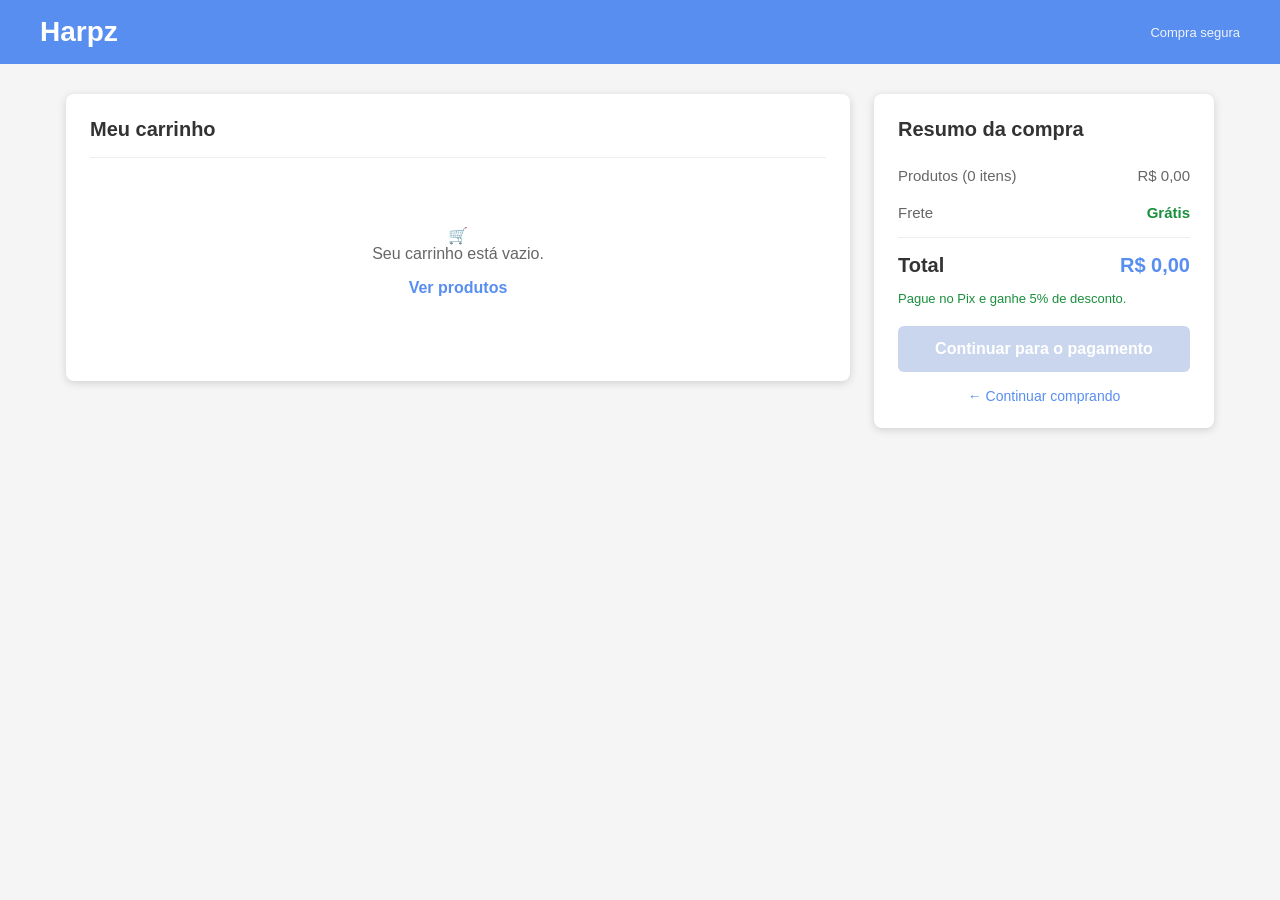
<file: carrinho.html>
<!DOCTYPE html>
<html lang="pt-br">
<head>
    <meta charset="UTF-8">
    <meta name="viewport" content="width=device-width, initial-scale=1.0">
    <title>Carrinho | Harpz</title>
    <link rel="stylesheet" href="carrinho.css">
</head>
<body>

    <header class="topo">
        <div class="topo-principal">
            <a href="index.html" class="logo">Harpz</a>
            <span class="promo">Compra segura</span>
        </div>
    </header>

    <main class="checkout">

        <section class="bloco">
            <div class="cabecalho-lista">
                <h2>Meu carrinho</h2>
                <button type="button" id="btn-limpar" class="btn-texto" hidden>Esvaziar carrinho</button>
            </div>
            <div id="itens"></div>
        </section>

        <aside class="resumo">
            <h2>Resumo da compra</h2>

            <ul class="totais">
                <li><span id="rotulo-produtos">Produtos</span> <span id="subtotal">R$ 0,00</span></li>
                <li><span>Frete</span> <span class="verde">Grátis</span></li>
                <li class="total"><span>Total</span> <span id="total">R$ 0,00</span></li>
            </ul>
            <p class="dica-pix">Pague no Pix e ganhe 5% de desconto.</p>

            <a href="pagamento.html" id="btn-continuar" class="btn-finalizar desativado">Continuar para o pagamento</a>
            <a href="index.html" class="link-voltar">← Continuar comprando</a>
        </aside>

    </main>
    <script src="carrinho.js"></script>
</body>
</html>
</file>
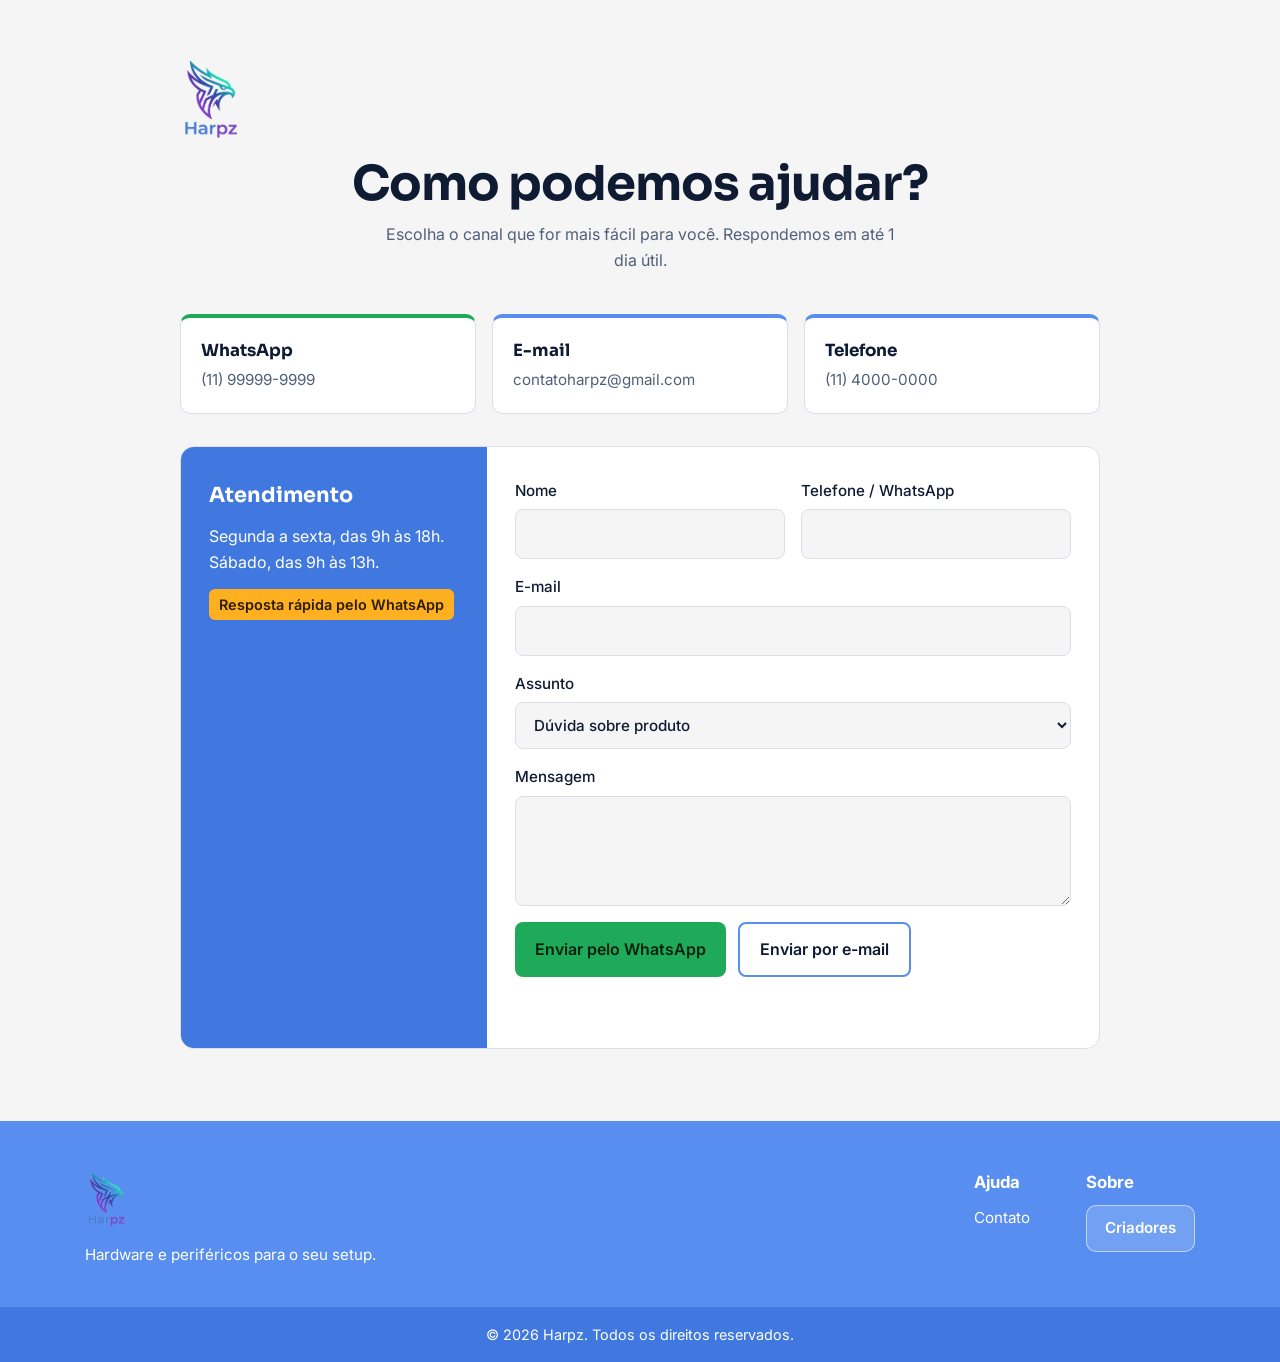
<file: contato.html>
<!DOCTYPE html>
<html lang="pt-BR">
<head>
<meta charset="utf-8">
<meta name="viewport" content="width=device-width, initial-scale=1">
<title>Contato</title>
<link rel="preconnect" href="https://fonts.googleapis.com">
<link rel="preconnect" href="https://fonts.gstatic.com" crossorigin>
<link href="https://fonts.googleapis.com/css2?family=Sora:wght@500;700&family=Inter:wght@400;500;600&display=swap" rel="stylesheet">
<link rel="stylesheet" href="contato.css">
</head>
<body>
<div class="wrap">
  <a class="logo" href="index.html" aria-label="Harpz - página inicial"><img src="imagens/harpz-logo.png" alt="Harpz" width="59" height="86"></a>
  <header>
    <h1>Como podemos ajudar?</h1>
    <p>Escolha o canal que for mais fácil para você. Respondemos em até 1 dia útil.</p>
  </header>

  <div class="channels">
    <!-- TROQUE 5511999999999 pelo seu número (código do país + DDD + número) -->
    <a class="ch wa" href="https://wa.me/5511999999999" target="_blank" rel="noopener"><b>WhatsApp</b><span>(11) 99999-9999</span></a>
    <a class="ch" href="mailto:contato@seusite.com.br"><b>E-mail</b><span>contatoharpz@gmail.com</span></a>
    <a class="ch" href="tel:+551140000000"><b>Telefone</b><span>(11) 4000-0000</span></a>
  </div>

  <div class="panel">
    <aside>
      <h2>Atendimento</h2>
      <p>Segunda a sexta, das 9h às 18h.<br>Sábado, das 9h às 13h.</p>
      <p><span class="tag">Resposta rápida pelo WhatsApp</span></p>
    </aside>

    <form id="f" novalidate>
      <div class="row">
        <label>Nome<input name="nome" autocomplete="name" required></label>
        <label>Telefone / WhatsApp<input name="tel" type="tel" autocomplete="tel" required></label>
      </div>
      <label>E-mail<input name="email" type="email" autocomplete="email" required></label>
      <label>Assunto
        <select name="assunto">
          <option>Dúvida sobre produto</option>
          <option>Acompanhar pedido</option>
          <option>Troca ou devolução</option>
          <option>Orçamento para atacado</option>
          <option>Outro</option>
        </select>
      </label>
      <label>Mensagem<textarea name="msg" required></textarea></label>
      <div class="actions">
        <button type="button" class="b-wa" data-via="wa">Enviar pelo WhatsApp</button>
        <button type="button" class="b-mail" data-via="mail">Enviar por e-mail</button>
      </div>
      <p id="msg" role="status" aria-live="polite"></p>
    </form>
  </div>
</div>

<footer class="rodape">
  <div class="rodape-main">
    <div class="rodape-marca">
      <a href="index.html" aria-label="Harpz - página inicial"><img src="imagens/harpz-logo.png" alt="Harpz" width="41" height="60"></a>
      <p>Hardware e periféricos para o seu setup.</p>
    </div>
    <nav class="rodape-cols" aria-label="Rodapé">
      <div>
        <h2>Ajuda</h2>
        <a href="contato.html">Contato</a>
      </div>
      <div>
        <h2>Sobre</h2>
        <button type="button" class="card-criadores" id="abrir-criadores" aria-haspopup="dialog">Criadores</button>
      </div>
    </nav>
  </div>
  <div class="rodape-copy">© <span id="ano">2026</span> Harpz. Todos os direitos reservados.</div>
</footer>

<dialog id="criadores" aria-labelledby="criadores-titulo">
  <div class="modal-card">
    <button type="button" class="fechar" id="fechar-criadores" aria-label="Fechar">×</button>
    <h2 id="criadores-titulo">Criadores</h2>
    <p class="modal-sub">As pessoas por trás do site da Harpz.</p>
    <!-- TROQUE os nomes, funções e iniciais abaixo pelos dos criadores reais -->
    <ul class="lista-criadores">
      <li><span class="avatar">FJ</span><div><b>Flavio Lima da Silva Lou Junior</b><span>Desenvolvimento</span></div></li>
      <li><span class="avatar">VF</span><div><b>Vinicius Ferreira Padilha</b><span>Design</span></div></li>
       <li><span class="avatar">EJ</span><div><b>Eric Jose Almeida Cavalcante</b><span>Design</span></div></li>
      <li><span class="avatar">BS</span><div><b>Bruna Bessera</b><span>Conteúdo e vendas</span></div></li>
    </ul>
  </div>
</dialog>

<script src="contato.js"></script>
</body>
</html>
</file>
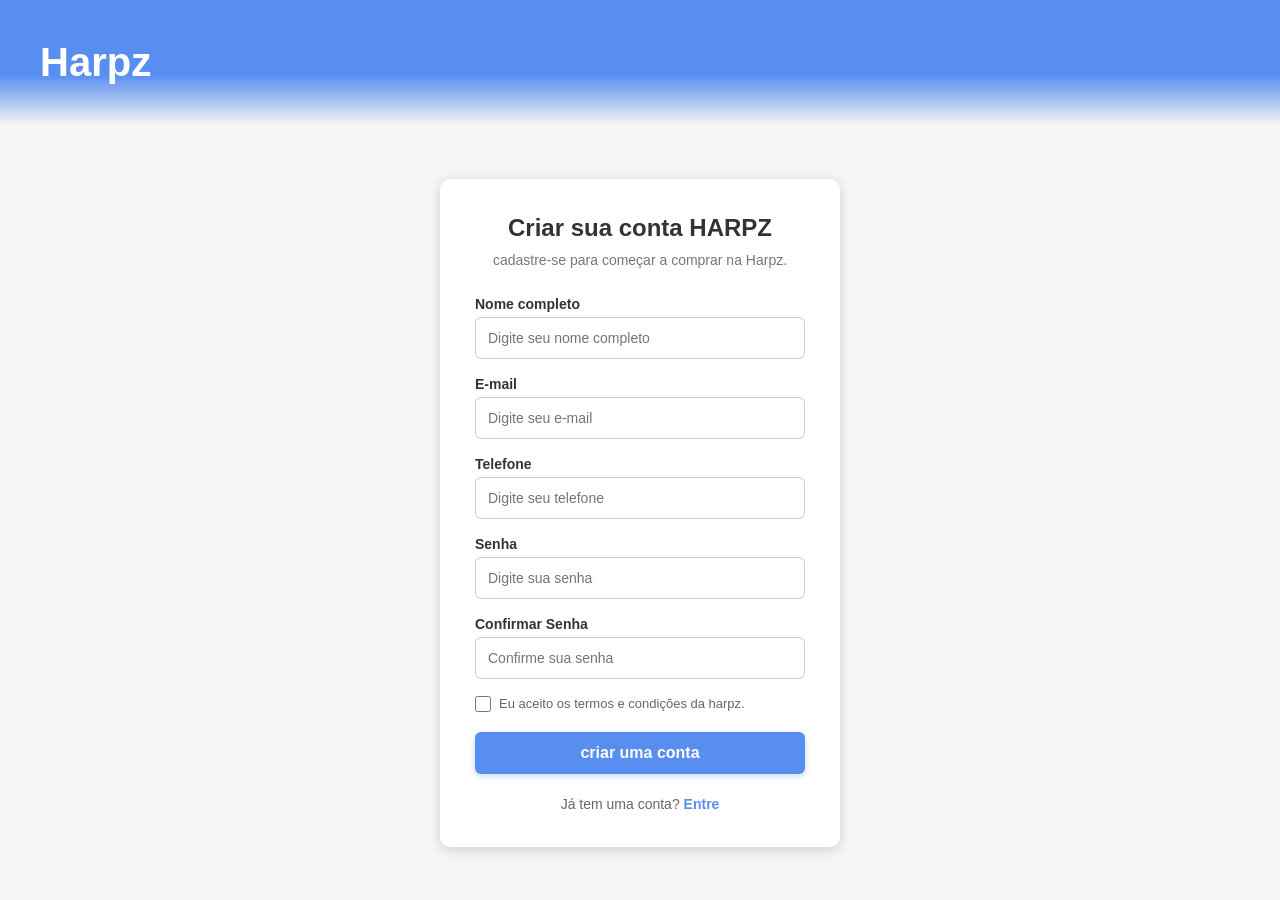
<file: login.html>
<!DOCTYPE html>
<html lang="en">
<head>
    <meta charset="UTF-8">
    <meta name="viewport" content="width=device-width, initial-scale=1.0">
    <title>CADASTRO</title>
    <link rel="stylesheet" href="login.css">
</head>
<body>
    <header class="topo">

        <a href="index.html" class="logo">Harpz</a>

    </header>

    <main class="area-cadastro">

        <section class="caixa-cadastro">
            <h1>Criar sua conta HARPZ</h1>

            <p class="subtitulo">
                cadastre-se para começar a comprar na Harpz.
            </p>

            <form id="formCadastro"> 
                <div class="campo">
                    <label for="nome">Nome completo</label>
                    <input type="text" id="nome" name="nome" placeholder="Digite seu nome completo" required>

                </div>

                <div class="campo">
                    <label for="email">E-mail</label>
                    <input type="email" id="email" name="email" placeholder="Digite seu e-mail" required>
                </div>

                <div class="campo">
                    <label for="telefone">Telefone</label>
                    <input type="tel" id="telefone" name="telefone" placeholder="Digite seu telefone" required>
                </div>

                <div class="campo">
                    <label for="senha">Senha</label>
                    <input type="password" id="senha" name="senha" placeholder="Digite sua senha" required>
                </div>

                <div class="campo">
                    <label for="confirmarSenha">Confirmar Senha</label>
                    <input type="password" id="confirmarSenha" name="confirmarSenha" placeholder="Confirme sua senha" required>
                </div>

                <div class="termos">
                    <input type="checkbox" id="termos" name="termos" required>
                    <label for="termos">Eu aceito os termos e condições da harpz.</label>
                </div>

                <button type="submit" class="btn-cadastrar">
                    criar uma conta
                </button>

            </form>

            <p class="login">
                Já tem uma conta?
                <a href="index.html">Entre</a>
            </p>
                
        </section>

    </main>
    
</body>
</html>
</file>
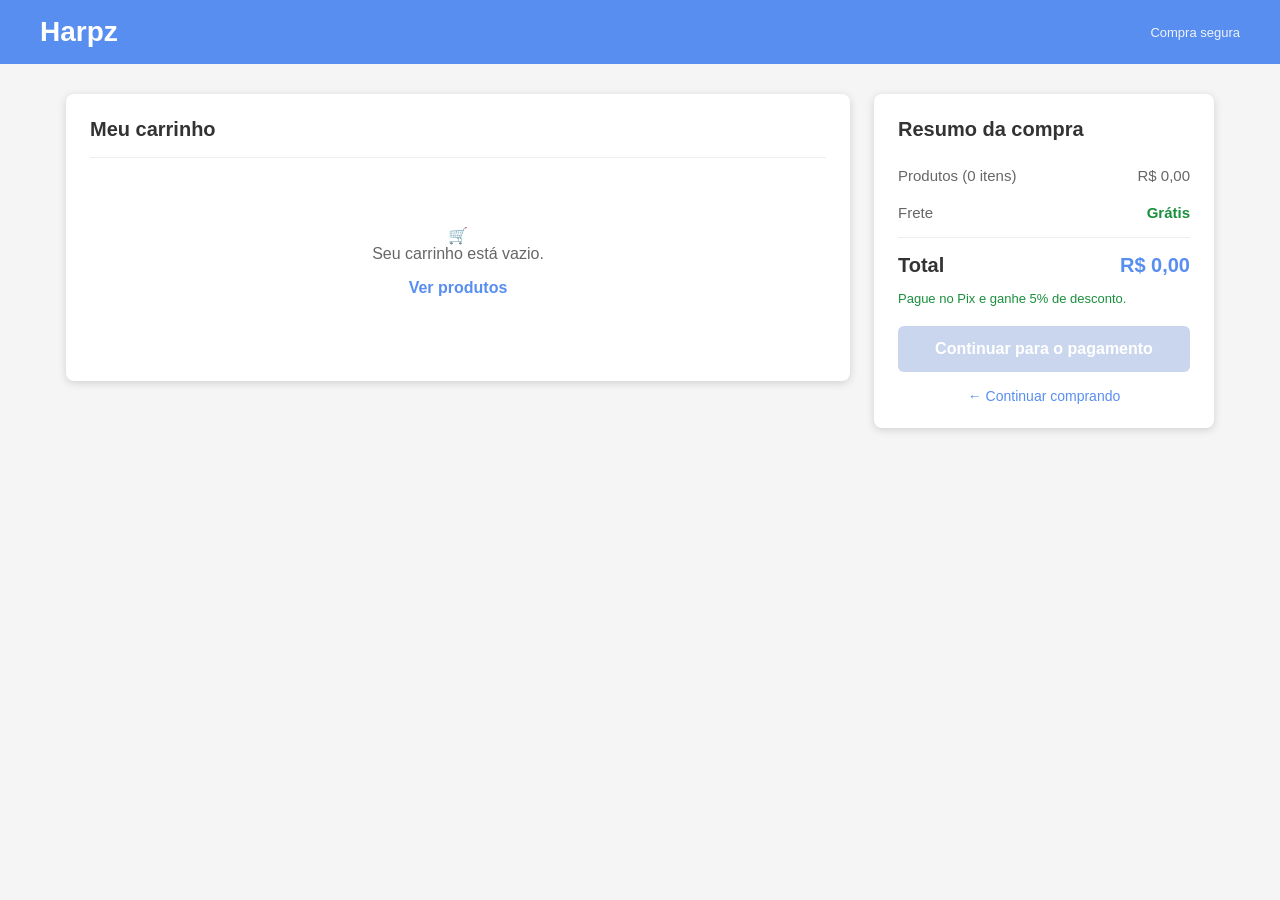
<file: pagamento.html>
<!DOCTYPE html>
<html lang="pt-br">
<head>
    <meta charset="UTF-8">
    <meta name="viewport" content="width=device-width, initial-scale=1.0">
    <title>Pagamento | Harpz</title>
    <!-- <link rel="stylesheet" href="index.css"> -->
    <link rel="stylesheet" href="pagamento.css">
</head>
<body>

    <header class="topo">
        <div class="topo-principal">
            <a href="index.html" class="logo">Harpz</a>
            <span class="promo"> Compra segura</span>
        </div>
    </header>

    <main class="checkout">

        <form id="form-pagamento" class="checkout-form">

            <section class="bloco" id="etapa-1">
                <h2>1. Seus dados</h2>
                <div class="campos">
                    <label>Nome completo
                        <input type="text" name="nome" minlength="2" required>
                    </label>
                    <label>CPF
                        <input type="text" name="cpf" inputmode="numeric" maxlength="14" placeholder="000.000.000-00"
                               pattern="\d{3}\.\d{3}\.\d{3}-\d{2}" title="Use o formato 000.000.000-00" required>
                    </label>
                    <label>E-mail
                        <input type="email" name="email" required>
                    </label>
                    <label>Telefone
                        <input type="tel" name="telefone" placeholder="(11) 90000-0000"
                               pattern="\(\d{2}\) \d{5}-\d{3,4}" title="Use o formato (11) 90000-0000" required>
                    </label>
                </div>
            </section>

            <section class="bloco" id="etapa-2" hidden>
                <h2>2. Endereço de entrega</h2>
                <div class="campos">
                    <label>CEP
                        <input type="text" name="cep" inputmode="numeric" maxlength="9" placeholder="00000-000"
                               pattern="\d{5}-\d{3}" title="Use o formato 00000-000" required>
                    </label>
                    <label>Rua
                        <input type="text" name="rua" minlength="2" required>
                    </label>
                    <label>Número
                        <input type="text" name="numero" required>
                    </label>
                    <label>Cidade
                        <input type="text" name="cidade" minlength="2" required>
                    </label>
                </div>
            </section>

            <section class="bloco" id="etapa-3" hidden>
                <h2>3. Forma de pagamento</h2>

                <div class="metodos">
                    <label class="metodo">
                        <input type="radio" name="metodo" value="pix"> Pix
                    </label>
                    <label class="metodo">
                        <input type="radio" name="metodo" value="cartao"> Cartão
                    </label>
                    <label class="metodo">
                        <input type="radio" name="metodo" value="boleto"> Boleto
                    </label>
                </div>

                <div id="painel-pix" class="painel" hidden>
                    <p>Ao finalizar, vamos gerar um QR Code para você pagar no app do seu banco.</p>
                    <p class="destaque">5% de desconto no Pix</p>
                </div>

                <div id="painel-cartao" class="painel" hidden>
                    <div class="campos">
                        <label class="largo">Número do cartão
                            <input type="text" id="cartao-numero" inputmode="numeric" maxlength="19" placeholder="0000 0000 0000 0000">
                        </label>
                        <label class="largo">Nome impresso no cartão
                            <input type="text" id="cartao-nome">
                        </label>
                        <label>Validade
                            <input type="text" id="cartao-validade" maxlength="5" placeholder="MM/AA">
                        </label>
                        <label>CVV
                            <input type="text" id="cartao-cvv" inputmode="numeric" maxlength="4" placeholder="000">
                        </label>
                        <label class="largo">Parcelas
                            <select id="parcelas"></select>
                        </label>
                    </div>
                </div>

                <div id="painel-boleto" class="painel" hidden>
                    <p>O boleto será gerado ao finalizar e vence em 3 dias úteis. O pedido é enviado após a confirmação do pagamento.</p>
                </div>
            </section>

            <button type="submit" id="btn-finalizar" class="btn-finalizar" hidden>Finalizar compra</button>
            <p id="mensagem" class="mensagem" hidden></p>
        </form>
        <aside class="resumo">
            <h2>Resumo do pedido</h2>

            <div id="lista-produtos"></div>

            <ul class="totais">
                <li><span>Subtotal</span> <span id="subtotal">R$ 0,00</span></li>
                <li><span>Frete</span> <span class="verde">Grátis</span></li>
                <li id="linha-desconto" hidden><span>Desconto Pix (5%)</span> <span class="verde" id="desconto"></span></li>
                <li class="total"><span>Total</span> <span id="total">R$ 0,00</span></li>
            </ul>
        </aside>

    </main>

    <script src="pagamento.js"></script>
</body>
</html>
</file>
<file: carrinho.css>
/* ---------- Reset e variáveis (iguais ao CSS principal) ---------- */
* {
    margin: 0;
    padding: 0;
    box-sizing: border-box;
    font-family: Arial, sans-serif;
}

:root {
    --azul: #588EF0;
    --azul-escuro: #4078df;
    --fundo: #f5f5f5;
    --verde: #1a8f3c;
    --vermelho: #d93025;
}

body {
    background: var(--fundo);
    min-height: 100vh;
}

/* ---------- Barra superior ---------- */
.topo {
    background: var(--azul);
    color: white;
    padding: 16px 40px;
}

.topo-principal {
    display: flex;
    align-items: center;
    justify-content: space-between;
    gap: 30px;
}

.logo {
    color: white;
    font-size: 28px;
    font-weight: bold;
    text-decoration: none;
}

.logo img {
    height: 60px;
    width: auto;
    display: block;
}

.promo {
    font-size: 13px;
    white-space: nowrap;
    opacity: 0.9;
}

/* ---------- Layout do checkout ---------- */
.checkout {
    display: flex;
    align-items: flex-start;
    gap: 24px;
    max-width: 1180px;
    margin: 30px auto;
    padding: 0 16px;
}

.bloco {
    flex: 1;
    background: white;
    border-radius: 8px;
    padding: 24px;
    box-shadow: 0 2px 8px rgba(0, 0, 0, 0.15);
}

.bloco h2,
.resumo h2 {
    font-size: 20px;
    color: #333;
}

.cabecalho-lista {
    display: flex;
    justify-content: space-between;
    align-items: center;
    padding-bottom: 16px;
    margin-bottom: 8px;
    border-bottom: 1px solid #eee;
}

/* Botão de texto (esvaziar carrinho) */
.btn-texto {
    border: none;
    background: none;
    color: var(--azul);
    font-size: 14px;
    cursor: pointer;
}

.btn-texto:hover {
    color: var(--azul-escuro);
    text-decoration: underline;
}

.btn-texto[hidden] {
    display: none;
}

/* ---------- Itens do carrinho (gerados pelo carrinho.js) ---------- */
.item {
    display: flex;
    align-items: center;
    gap: 20px;
    padding: 20px 0;
    border-bottom: 1px solid #eee;
}

.item:last-child {
    border-bottom: none;
}

.item-imagem,
.item img {
    width: 90px;
    height: 90px;
    object-fit: contain;
    flex-shrink: 0;
}

.item-info {
    flex: 1;
    min-width: 0;
}

.item-info h3,
.item-nome {
    font-size: 16px;
    color: #333;
    margin-bottom: 6px;
}

.item-info p,
.item-descricao {
    font-size: 14px;
    color: #666;
}

.item-preco {
    min-width: 100px;
    text-align: right;
    font-size: 18px;
    font-weight: bold;
    color: #333;
}

/* Controle de quantidade (mesmo visual do modal) */
.item-quantidade,
.quantidade {
    display: flex;
    align-items: center;
    gap: 12px;
}

.item-quantidade button,
.quantidade button {
    width: 32px;
    height: 32px;
    border: none;
    border-radius: 5px;
    background: #eee;
    font-size: 18px;
    cursor: pointer;
}

.item-quantidade button:hover,
.quantidade button:hover {
    background: #ddd;
}

.item-quantidade span,
.quantidade span {
    min-width: 20px;
    text-align: center;
    font-weight: bold;
}

/* Remover item */
.btn-remover {
    border: none;
    background: none;
    color: #999;
    font-size: 22px;
    line-height: 1;
    cursor: pointer;
}

.btn-remover:hover {
    color: var(--vermelho);
}

/* Carrinho vazio */
.vazio {
    padding: 60px 20px;
    text-align: center;
    color: #666;
}

.vazio h3 {
    margin-bottom: 8px;
    color: #333;
}

.vazio a {
    display: inline-block;
    margin-top: 16px;
    color: var(--azul);
    text-decoration: none;
    font-weight: bold;
}

.vazio a:hover {
    text-decoration: underline;
}

/* ---------- Resumo da compra ---------- */
.resumo {
    width: 340px;
    flex-shrink: 0;
    background: white;
    border-radius: 8px;
    padding: 24px;
    box-shadow: 0 2px 8px rgba(0, 0, 0, 0.15);
    position: sticky;
    top: 20px;
}

.totais {
    list-style: none;
    margin-top: 16px;
}

.totais li {
    display: flex;
    justify-content: space-between;
    padding: 10px 0;
    font-size: 15px;
    color: #666;
}

.totais .verde {
    color: var(--verde);
    font-weight: bold;
}

.totais .total {
    margin-top: 6px;
    padding-top: 16px;
    border-top: 1px solid #eee;
    font-size: 20px;
    font-weight: bold;
    color: #333;
}

.totais .total span:last-child {
    color: var(--azul);
}

.dica-pix {
    margin: 4px 0 20px;
    font-size: 13px;
    color: var(--verde);
}

/* Botão de finalizar (mesmo estilo do .btn-comprar) */
.btn-finalizar {
    display: block;
    width: 100%;
    padding: 14px;
    border-radius: 6px;
    background: var(--azul);
    color: white;
    font-size: 16px;
    font-weight: bold;
    text-align: center;
    text-decoration: none;
    transition: background 0.2s;
}

.btn-finalizar:hover {
    background: var(--azul-escuro);
}

.btn-finalizar:focus-visible {
    outline: 2px solid var(--azul-escuro);
    outline-offset: 2px;
}

/* Desativado quando o carrinho está vazio */
.btn-finalizar.desativado {
    background: #c9d6ee;
    pointer-events: none;
    cursor: not-allowed;
}

.link-voltar {
    display: block;
    margin-top: 16px;
    text-align: center;
    font-size: 14px;
    color: var(--azul);
    text-decoration: none;
}

.link-voltar:hover {
    text-decoration: underline;
}

/* ---------- Responsivo ---------- */
@media (max-width: 768px) {
    .topo {
        padding: 12px 16px;
    }

    .checkout {
        flex-direction: column;
        margin: 20px auto;
    }

    .bloco,
    .resumo {
        width: 100%;
    }

    .resumo {
        position: static;
    }

    .item {
        flex-wrap: wrap;
        gap: 12px;
    }

    .item-preco {
        text-align: left;
    }
}
</file>
<file: contato.css>
:root{
  --azul:#588EF0;
  --azul-escuro:#4078df;
  --fundo:#f5f5f5;
  --bg:var(--fundo); --surface:#ffffff; --ink:#0e1b33; --muted:#51607a; --line:#dcdfe6;
  --brand:var(--azul); --brand-strong:var(--azul-escuro); --brand-ink:#ffffff;
  --accent:#ffb020; --wa:#1faa59; --err:#b3261e;
  --display:'Sora',system-ui,sans-serif; --body:'Inter',system-ui,sans-serif;
}
@media (prefers-color-scheme:dark){
  :root:not([data-theme="light"]){
    --bg:#0b1120; --surface:#131b30; --ink:#eaf0ff; --muted:#9aa8c6; --line:#243050;
    --brand:#588EF0; --brand-strong:#4078df; --brand-ink:#ffffff; --accent:#ffc247; --wa:#2fcf72; --err:#ff8a80;
  }
}
*{box-sizing:border-box}
html{scroll-padding-top:env(safe-area-inset-top,0px)}
body{margin:0;background:var(--bg);color:var(--ink);font-family:var(--body);line-height:1.6;
  padding-top:env(safe-area-inset-top,0px);min-height:100vh;min-height:100dvh;display:flex;flex-direction:column}
.wrap{width:100%;flex:1}
.wrap{max-width:960px;margin:0 auto;padding:56px 20px 72px}
header{text-align:center;margin-bottom:40px}
h1{font-family:var(--display);font-weight:700;font-size:clamp(2rem,5vw,3rem);line-height:1.1;margin:0 0 12px;letter-spacing:-.02em}
header p{color:var(--muted);margin:0 auto;max-width:52ch}
.channels{display:grid;gap:16px;grid-template-columns:repeat(3,1fr);margin-bottom:32px}
@media (max-width:760px){.channels{grid-template-columns:1fr}}
.ch{display:grid;gap:4px;background:var(--surface);border:1px solid var(--line);border-top:4px solid var(--brand);
  border-radius:10px;padding:20px;text-decoration:none;color:inherit}
.ch.wa{border-top-color:var(--wa)}
.ch b{font-family:var(--display);font-size:1.05rem}
.ch span{color:var(--muted);font-size:.95rem}
.ch:hover{border-color:var(--brand)}
.ch:focus-visible,button:focus-visible,input:focus-visible,textarea:focus-visible,select:focus-visible{outline:3px solid var(--brand);outline-offset:3px}
.panel{display:grid;grid-template-columns:1fr 2fr;background:var(--surface);border:1px solid var(--line);border-radius:14px;overflow:hidden}
@media (max-width:760px){.panel{grid-template-columns:1fr}}
aside{background:var(--brand-strong);color:var(--brand-ink);padding:32px 28px}
aside h2{font-family:var(--display);font-size:1.3rem;margin:0 0 12px}
aside p{margin:0 0 14px}
aside .tag{display:inline-block;background:var(--accent);color:#2a1d00;font-weight:600;border-radius:6px;padding:4px 10px;font-size:.9rem}
form{padding:32px 28px;display:grid;gap:16px}
label{display:grid;gap:6px;font-weight:500;font-size:.95rem}
input,textarea,select{font:inherit;color:var(--ink);background:var(--bg);border:1px solid var(--line);border-radius:8px;padding:12px 14px;width:100%}
textarea{min-height:110px;resize:vertical}
.row{display:grid;gap:16px;grid-template-columns:1fr 1fr}
@media (max-width:520px){.row{grid-template-columns:1fr}}
.actions{display:flex;gap:12px;flex-wrap:wrap}
button{font:inherit;font-weight:600;border:0;border-radius:8px;padding:13px 20px;cursor:pointer}
button:hover{filter:brightness(1.07)}
.b-wa{background:var(--wa);color:#06220f}
.b-mail{background:transparent;color:var(--ink);border:2px solid var(--brand)}
#msg{min-height:1.4em;margin:0;font-weight:500}
#msg.err{color:var(--err)}

.logo{display:inline-block;margin-bottom:8px}
.logo img{display:block;height:86px;width:auto}
@media (max-width:520px){.logo img{height:68px}}

/* ---------- Rodapé ---------- */
.rodape{background:var(--brand);color:#fff}
.rodape-main{max-width:1150px;margin:0 auto;padding:48px 20px 40px;display:flex;justify-content:space-between;gap:32px;flex-wrap:wrap}
.rodape-marca img{display:block;height:60px;width:auto;margin-bottom:14px}
.rodape-marca p{margin:0;font-size:.95rem}
.rodape-cols{display:flex;gap:56px;flex-wrap:wrap}
.rodape h2{font-family:var(--body);font-size:1.05rem;font-weight:700;margin:0 0 10px;color:#fff}
.rodape a{color:#fff;text-decoration:none;font-size:.95rem}
.rodape a:hover{text-decoration:underline}
.rodape a:focus-visible,.card-criadores:focus-visible,.fechar:focus-visible{outline:3px solid #fff;outline-offset:3px}
.card-criadores{font:inherit;font-size:.95rem;font-weight:600;color:#fff;background:rgba(255,255,255,.16);
  border:1px solid rgba(255,255,255,.55);border-radius:10px;padding:10px 18px;cursor:pointer}
.card-criadores:hover{background:rgba(255,255,255,.28)}
.rodape-copy{background:var(--brand-strong);text-align:center;font-size:.9rem;
  padding:16px 20px calc(16px + env(safe-area-inset-bottom,0px))}

/* ---------- Card dos criadores ---------- */
dialog{border:0;padding:0;background:transparent;max-width:none;color:var(--ink)}
dialog::backdrop{background:rgba(14,27,51,.6)}
.modal-card{position:relative;width:min(440px,90vw);background:var(--surface);border:1px solid var(--line);border-radius:14px;padding:28px}
.modal-card h2{font-family:var(--display);font-size:1.4rem;margin:0 0 4px}
.modal-sub{margin:0 0 20px;color:var(--muted)}
.fechar{position:absolute;top:12px;right:12px;width:36px;height:36px;border-radius:50%;border:0;background:var(--bg);
  color:var(--ink);font-size:1.4rem;line-height:1;cursor:pointer;padding:0}
.lista-criadores{list-style:none;margin:0;padding:0;display:grid;gap:12px}
.lista-criadores li{display:flex;align-items:center;gap:14px;background:var(--bg);border-radius:10px;padding:12px 14px}
.lista-criadores div{display:grid}
.lista-criadores span:not(.avatar){color:var(--muted);font-size:.9rem}
.avatar{flex:none;width:44px;height:44px;border-radius:50%;background:var(--brand-strong);color:#fff;
  display:grid;place-items:center;font-weight:600;font-size:.95rem}

/* ---------- Responsividade para celulares ---------- */
@media (max-width:600px){
  .wrap{padding:32px 16px 48px}
  header{margin-bottom:28px}
  h1{font-size:1.9rem}
  .logo img{height:64px}

  /* formulário e botões ocupam a largura toda */
  form{padding:24px 18px}
  aside{padding:24px 18px}
  .actions{flex-direction:column}
  .actions button{width:100%}
  input,textarea,select{font-size:16px} /* evita zoom automático no iPhone */

  /* rodapé em coluna */
  .rodape-main{flex-direction:column;padding:36px 16px 28px;gap:28px}
  .rodape-cols{gap:40px}
  .card-criadores{padding:12px 20px}

  /* card dos criadores */
  .modal-card{width:92vw;padding:24px 18px}
  .lista-criadores li{padding:10px 12px}
}

/* celulares bem pequenos */
@media (max-width:360px){
  h1{font-size:1.6rem}
  .rodape-cols{flex-direction:column;gap:24px}
}
</file>
<file: login.css>
/* ---------- Reset e variáveis ---------- */
* {
    margin: 0;
    padding: 0;
    box-sizing: border-box;
    font-family: Arial, sans-serif;
}

:root {
    --azul: #588EF0;
    --azul-escuro: #477fe5;
    --fundo: #f5f5f5;
}

body {
    background: var(--fundo);
    min-height: 100vh;
    display: flex;
    flex-direction: column;
}

/* ---------- Topo ---------- */
.topo {
    background: linear-gradient(
        to bottom,
        var(--azul) 0%,
        var(--azul) 60%,
        var(--fundo) 100%
    );
    padding: 40px 40px;
}

.logo {
    color: white;
    text-decoration: none;
    font-size: 40px;
    font-weight: bold;
}

/* ---------- Cadastro ---------- */
.area-cadastro {
    flex: 1;
    display: flex;
    justify-content: center;
    align-items: center;
    padding: 40px 20px;
}

.caixa-cadastro {
    width: 100%;
    max-width: 400px;
    background: white;
    padding: 35px;
    border-radius: 10px;
    box-shadow: 0 3px 12px rgba(0, 0, 0, 0.15);
}

.caixa-cadastro h1 {
    text-align: center;
    color: #333;
    margin-bottom: 10px;
}

.subtitulo {
    text-align: center;
    color: #777;
    font-size: 14px;
    margin-bottom: 28px;
}

.campo {
    display: flex;
    flex-direction: column;
    margin-bottom: 17px;
}

.campo label {
    color: #333;
    font-size: 14px;
    font-weight: bold;
    margin-bottom: 5px;
}

.campo input[type="text"],
.campo input[type="email"],
.campo input[type="tel"],
.campo input[type="password"] {
    width: 100%;
    padding: 12px;
    border: 1px solid #ccc;
    border-radius: 6px;
    outline: none;
    font-size: 14px;
    transition: 0.2s;
}

.campo input:focus {
    border-color: var(--azul);
    box-shadow: 0 0 0 3px rgba(88, 142, 240, 0.25);
}

.termos {
    display: flex;
    align-items: center;
    gap: 8px;
    margin: 5px 0 20px;
}

.termos input {
    width: 16px;
    height: 16px;
    cursor: pointer;
}

.termos label {
    color: #666;
    font-size: 13px;
    cursor: pointer;
}

/* ---------- Botão ---------- */
.btn-cadastrar {
    width: 100%;
    border: none;
    background: var(--azul);
    color: white;
    padding: 12px;
    border-radius: 6px;
    font-size: 16px;
    font-weight: bold;
    cursor: pointer;
    transition: background 0.2s, transform 0.1s, box-shadow 0.2s;
    box-shadow: 0 2px 6px rgba(88, 142, 240, 0.35);
}

.btn-cadastrar:hover {
    background: var(--azul-escuro);
    box-shadow: 0 4px 10px rgba(88, 142, 240, 0.45);
}

.btn-cadastrar:active {
    transform: scale(0.98);
    box-shadow: 0 1px 3px rgba(88, 142, 240, 0.35);
}

.btn-cadastrar:focus-visible {
    outline: none;
    box-shadow: 0 0 0 3px rgba(88, 142, 240, 0.35);
}

.btn-cadastrar:disabled {
    background: #b5c9f5;
    box-shadow: none;
    cursor: not-allowed;
}

/* ---------- Link de login ---------- */
.login {
    text-align: center;
    margin-top: 22px;
    color: #666;
    font-size: 14px;
}

.login a {
    color: var(--azul);
    font-weight: bold;
    text-decoration: none;
}

.login a:hover {
    text-decoration: underline;
}

/* ---------- Responsivo ---------- */
@media (max-width: 500px) {
    .topo {
        padding: 16px 20px;
    }

    .area-cadastro {
        padding: 25px 15px;
    }

    .caixa-cadastro {
        padding: 25px 20px;
    }
}
</file>
<file: index.css>
/* ---------- Reset e variáveis ---------- */
* {
    margin: 0;
    padding: 0;
    box-sizing: border-box;
    font-family: Arial, sans-serif;
}

:root {
    --azul: #588EF0;
    --azul-escuro: #4078df;
    --fundo: #f5f5f5;
}

body {
    background: var(--fundo);
    min-height: 100vh;
}

/* ---------- Barra superior ---------- */
.topo {
    background: var(--azul);
    color: white;
    padding: 16px 40px;
}

.topo-principal {
    display: flex;
    align-items: center;
    gap: 30px;
}

.logo {
    display: flex;
    align-items: center;
}

.logo img {
    height: 120px;   /* aumente ou diminua aqui */
    width: auto;    /* mantém a proporção */
    display: block;
}
.busca {
    flex: 1;
    display: flex;
    background: #fff;
    border-radius: 6px;
    box-shadow: 0 1px 2px rgba(0, 0, 0, 0.2);
    overflow: hidden;
}

.busca input {
    flex: 1;
    border: none;
    outline: none;
    padding: 12px 15px;
    font-size: 16px;
}

.busca button {
    border: none;
    border-left: 1px solid #eee;
    background: #fff;
    padding: 0 18px;
    cursor: pointer;
    font-size: 16px;
}

.promo {
    font-size: 13px;
    white-space: nowrap;
}

/* ---------- Menu ---------- */
.menu {
    display: flex;
    justify-content: space-between;
    align-items: center;
    margin-top: 12px;
    font-size: 14px;
}

.menu a {
    color: white;
    text-decoration: none;
    opacity: 0.85;
}

.menu a:hover {
    opacity: 1;
}

.menu ul {
    display: flex;
    list-style: none;
    gap: 20px;
}

.usuario {
    align-items: center;
}

/* ---------- Botão do carrinho ---------- */
.btn-carrinho {
    padding: 2px;
    border: none;
    background: none;
    color: white;
    opacity: 0.85;
    cursor: pointer;
    transition: transform 0.15s, opacity 0.2s;
}

.btn-carrinho:hover {
    opacity: 1;
}

.btn-carrinho:active {
    transform: scale(0.92);
}

.btn-carrinho:focus-visible {
    outline: 2px solid white;
    outline-offset: 2px;
}

.btn-carrinho svg {
    display: block;
    width: 26px;
    height: 26px;
    fill: none;
    stroke: currentColor;
    stroke-width: 2;
    stroke-linecap: round;
    stroke-linejoin: round;
}

/* ---------- Hero: azul descendo até o fundo da página ---------- */
.hero {
    height: 450px;
    background: linear-gradient(to bottom, var(--azul) 0%, var(--azul) 40%, var(--fundo) 100%);
    display: flex;
    align-items: center;
    justify-content: center;
    color: white;
}

/* Espaço entre as fileiras de cards */
.espaco {
    height: 150px;
}

/* ---------- Cards ---------- */
.cards {
    display: flex;
    gap: 16px;
    max-width: 1180px;
    margin: -120px auto 0;
    padding: 0 16px;
    position: relative;
}

.card {
    flex: 1;
    background: white;
    border-radius: 8px;
    padding: 24px;
    height: 250px;
    box-shadow: 0 2px 8px rgba(0, 0, 0, 0.15);
    cursor: pointer;
    text-align: center;
    transition: transform 0.2s, box-shadow 0.2s;
}

.card:hover {
    transform: translateY(-5px);
    box-shadow: 0 5px 15px rgba(0, 0, 0, 0.2);
}

.card img {
    width: 100%;
    height: 140px;
    object-fit: contain;
    margin-bottom: 10px;
}

.card h3 {
    margin-bottom: 8px;
    color: #333;
}

.card p {
    color: #666;
    font-size: 14px;
}

/* ---------- Modal ---------- */
.modal {
    display: none;
    position: fixed;
    inset: 0;
    z-index: 1000;
    background: rgba(0, 0, 0, 0.6);
    align-items: center;
    justify-content: center;
}

.modal-conteudo {
    position: relative;
    background: white;
    width: 90%;
    max-width: 850px;
    max-height: 90vh;
    overflow-y: auto;
    border-radius: 12px;
    padding: 30px;
    box-shadow: 0 10px 40px rgba(0, 0, 0, 0.3);
    animation: aparecer 0.2s ease;
}

@keyframes aparecer {
    from { transform: scale(0.9); opacity: 0; }
    to   { transform: scale(1);   opacity: 1; }
}

.fechar {
    position: absolute;
    top: 10px;
    right: 15px;
    border: none;
    background: none;
    font-size: 32px;
    cursor: pointer;
    color: #555;
}

.fechar:hover {
    color: red;
}

.modal-produto {
    display: flex;
    gap: 40px;
    align-items: center;
}

.modal-imagem {
    width: 50%;
    text-align: center;
}

.modal-imagem > img {
    width: 100%;
    max-width: 350px;
    height: 300px;
    object-fit: contain;
}

/* Miniaturas (só aparecem em produtos com mais de uma foto) */
.miniaturas {
    display: flex;
    justify-content: center;
    gap: 8px;
    margin-top: 10px;
}

.miniaturas img {
    width: 60px;
    height: 60px;
    object-fit: contain;
    border: 2px solid #eee;
    border-radius: 6px;
    cursor: pointer;
}

.miniaturas img:hover {
    border-color: var(--azul);
}

.modal-info {
    width: 50%;
}

.modal-info h2 {
    font-size: 28px;
    margin-bottom: 15px;
    color: #333;
}

.modal-info p {
    color: #666;
    line-height: 1.5;
}

#precoProduto {
    color: var(--azul);
    font-size: 28px;
    margin: 20px 0;
}

.estoque {
    color: green !important;
    font-weight: bold;
}

/* Quantidade */
.quantidade {
    display: flex;
    align-items: center;
    gap: 15px;
    margin: 20px 0;
}

.quantidade button {
    width: 35px;
    height: 35px;
    border: none;
    border-radius: 5px;
    background: #eee;
    font-size: 20px;
    cursor: pointer;
}

.quantidade button:hover {
    background: #ddd;
}

#quantidade {
    font-size: 18px;
    font-weight: bold;
}

/* Comprar */
.btn-comprar {
    width: 100%;
    padding: 14px;
    border: none;
    border-radius: 6px;
    background: var(--azul);
    color: white;
    font-size: 16px;
    font-weight: bold;
    cursor: pointer;
    transition: background 0.2s;
}

.btn-comprar:hover {
    background: var(--azul-escuro);
}

/* ---------- Responsivo ---------- */
@media (max-width: 768px) {
    .topo {
        padding: 12px 16px;
    }

    .promo,
    .categorias {
        display: none;
    }

    .menu {
        flex-wrap: wrap;
        gap: 8px;
    }

    .cards {
        flex-direction: column;
    }

    .card {
        height: auto;
    }

    .modal-produto {
        flex-direction: column;
        gap: 20px;
    }

    .modal-imagem,
    .modal-info {
        width: 100%;
    }

    .modal-imagem > img {
        height: 200px;
    }
}


/* ---------- Rodapé ---------- */
.rodape {
    margin-top: 80px;
    background: var(--azul);
    color: white;
}

.rodape-conteudo {
    display: flex;
    justify-content: space-between;
    gap: 40px;
    max-width: 1180px;
    margin: 0 auto;
    padding: 40px 16px;
}

.rodape-marca {
    max-width: 280px;
}

.rodape-marca img {
    display: block;
    height: 70px;
    width: auto;
    margin-bottom: 12px;
}

.rodape-marca p {
    font-size: 14px;
    line-height: 1.5;
    opacity: 0.9;
}

.rodape-coluna h4 {
    margin-bottom: 14px;
    font-size: 16px;
}

.rodape-coluna ul {
    list-style: none;
}

.rodape-coluna li + li {
    margin-top: 10px;
}

.rodape-coluna a {
    color: white;
    text-decoration: none;
    font-size: 14px;
    opacity: 0.85;
}

.rodape-coluna a:hover {
    opacity: 1;
    text-decoration: underline;
}

.rodape-coluna a:focus-visible {
    outline: 2px solid white;
    outline-offset: 2px;
}

.rodape-base {
    padding: 16px;
    background: var(--azul-escuro);
    text-align: center;
    font-size: 13px;
}

@media (max-width: 768px) {
    .rodape-conteudo {
        flex-direction: column;
        gap: 28px;
    }
}
</file>
<file: pagamento.css>
/* ==========================================================
   Pagamento - tema do index (arquivo independente)
   ========================================================== */

/* ---------- Reset e variáveis ---------- */
* {
    margin: 0;
    padding: 0;
    box-sizing: border-box;
    font-family: Arial, sans-serif;
}

/* Garante que o atributo hidden esconda o elemento mesmo com display definido */
[hidden] {
    display: none !important;
}

:root {
    --azul: #588EF0;
    --fundo: #f5f5f5;
}

/* Fundo: azul descendo até o fundo da página (igual ao .hero) */
body {
    min-height: 100vh;
    background: linear-gradient(
        to bottom,
        var(--azul) 0,
        var(--azul) 200px,
        var(--fundo) 460px
    );
    background-color: var(--fundo);
}

/* ---------- Barra superior ---------- */
.topo {
    background: var(--azul);
    color: white;
    padding: 16px 40px;
}

.topo-principal {
    display: flex;
    align-items: center;
    gap: 30px;
}

.logo {
    font-size: 28px;
    font-weight: bold;
    color: white;
    text-decoration: none;
}

.promo {
    font-size: 13px;
    white-space: nowrap;
}

/* ---------- Layout: blocos sobem por cima do gradiente ---------- */
.checkout {
    display: grid;
    grid-template-columns: 1fr 340px;
    gap: 16px;
    max-width: 1180px;
    margin: 30px auto;
    padding: 0 16px;
    align-items: start;
    position: relative;
}

.bloco,
.resumo {
    background: white;
    border-radius: 8px;
    padding: 24px;
    box-shadow: 0 2px 8px rgba(0, 0, 0, 0.15);
}

.bloco {
    margin-bottom: 16px;
}

.bloco h2,
.resumo h2 {
    font-size: 18px;
    color: #333;
    margin-bottom: 16px;
}

/* ---------- Etapas aparecendo em sequência ---------- */
.revelar {
    animation: entrar 0.35s ease;
}

@keyframes entrar {
    from {
        opacity: 0;
        transform: translateY(14px);
    }

    to {
        opacity: 1;
        transform: none;
    }
}

/* Etapa preenchida ganha um check verde */
.bloco.concluida h2::after {
    content: " ✓";
    color: green;
}

@media (prefers-reduced-motion: reduce) {
    .revelar {
        animation: none;
    }
}

/* ---------- Campos ---------- */
.campos {
    display: grid;
    grid-template-columns: 1fr 1fr;
    gap: 14px;
}

.campos label {
    display: flex;
    flex-direction: column;
    gap: 6px;
    font-size: 13px;
    color: #666;
}

.campos .largo {
    grid-column: 1 / -1;
}

.campos input,
.campos select {
    padding: 11px 12px;
    border: 1px solid #ddd;
    border-radius: 6px;
    background: white;
    font-size: 15px;
    color: #333;
    outline: none;
    transition: border-color 0.2s, box-shadow 0.2s;
}

.campos input:focus,
.campos select:focus {
    border-color: var(--azul);
    box-shadow: 0 0 0 3px rgba(88, 142, 240, 0.2);
}

/* ---------- Métodos de pagamento ---------- */
.metodos {
    display: flex;
    gap: 10px;
    margin-bottom: 16px;
}

.metodo {
    flex: 1;
    text-align: center;
    padding: 12px;
    border: 1px solid #ddd;
    border-radius: 8px;
    cursor: pointer;
    font-weight: bold;
    color: #666;
    transition: transform 0.2s, box-shadow 0.2s, border-color 0.2s;
}

.metodo:hover {
    transform: translateY(-3px);
    box-shadow: 0 5px 15px rgba(0, 0, 0, 0.2);
}

.metodo input {
    display: none;
}

.metodo:has(input:checked) {
    border-color: var(--azul);
    background: rgba(88, 142, 240, 0.1);
    color: var(--azul);
}

.painel p {
    font-size: 14px;
    color: #666;
    line-height: 1.5;
}

.destaque {
    margin-top: 8px;
    color: green !important;
    font-weight: bold;
}

/* ---------- Botão ---------- */
.btn-finalizar {
    width: 100%;
    padding: 14px;
    border: none;
    border-radius: 6px;
    background: var(--azul);
    color: white;
    font-size: 16px;
    font-weight: bold;
    cursor: pointer;
    transition: 0.2s;
}

.btn-finalizar:hover {
    background: #4078df;
}

.btn-finalizar:disabled {
    background: #c9d6ee;
    cursor: not-allowed;
}

.mensagem {
    margin-top: 14px;
    padding: 12px;
    border-radius: 6px;
    font-size: 14px;
}

.mensagem.ok {
    background: #e6f6ec;
    color: green;
}

.mensagem.erro {
    background: #fdeaea;
    color: #b42318;
}

/* ---------- Resumo ---------- */
.resumo {
    position: sticky;
    top: 20px;
}

/* Cada item do carrinho (gerado pelo pagamento.js) */
.produto {
    display: flex;
    align-items: center;
    gap: 12px;
    padding: 12px 0;
    border-bottom: 1px solid #eee;
    font-size: 14px;
    color: #333;
}

.produto:first-child {
    padding-top: 0;
}

.produto > div:nth-child(2) {
    flex: 1;
    min-width: 0;
}

.produto strong {
    overflow-wrap: anywhere;
}

.produto p {
    color: #666;
    font-size: 13px;
    margin-top: 2px;
}

.produto > span {
    white-space: nowrap;
    font-weight: bold;
}

.produto-img {
    width: 56px;
    height: 56px;
    flex-shrink: 0;
    display: flex;
    align-items: center;
    justify-content: center;
    overflow: hidden;
    background: var(--fundo);
    border-radius: 8px;
    font-size: 28px;
}

.produto-img img {
    width: 100%;
    height: 100%;
    object-fit: contain;
}

.totais {
    list-style: none;
    margin-top: 14px;
    font-size: 14px;
    color: #666;
}

.totais li {
    display: flex;
    justify-content: space-between;
    padding: 6px 0;
}

.totais .total {
    margin-top: 6px;
    padding-top: 12px;
    border-top: 1px solid #eee;
    font-size: 20px;
    font-weight: bold;
    color: var(--azul);
}

.verde {
    color: green;
    font-weight: bold;
}

/* ---------- Responsivo ---------- */
@media (max-width: 768px) {
    .topo {
        padding: 12px 16px;
    }

    .promo {
        display: none;
    }

    .checkout {
        grid-template-columns: 1fr;
    }

    .resumo {
        order: -1;
        position: static;
    }

    .campos {
        grid-template-columns: 1fr;
    }

    .metodos {
        flex-direction: column;
    }
}
</file>
